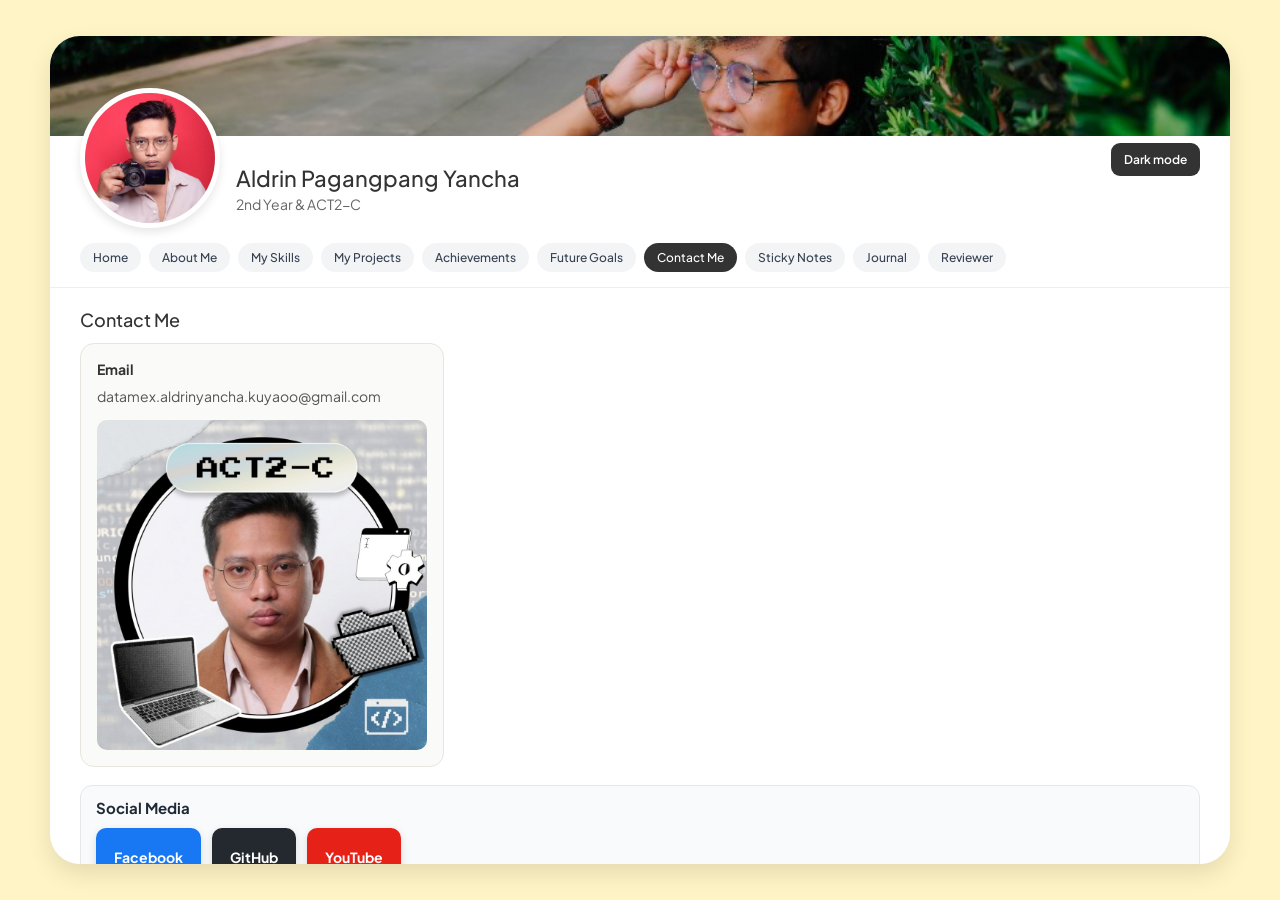
<file: index.html>
<!doctype html>

<html lang="en">
  <head>
    <meta charset="utf-8" />
    <meta
      content="width=device-width, initial-scale=1.0"
      name="viewport"
    />
    <title>PORTFOLIO</title>
    <link
      href="https://fonts.googleapis.com"
      rel="preconnect"
    />
    <link
      crossorigin=""
      href="https://fonts.gstatic.com"
      rel="preconnect"
    />
    <!-- Load the Plus Jakarta Sans font used by the portfolio. -->
    <link
      href="https://fonts.googleapis.com/css2?family=Plus+Jakarta+Sans:wght@300..800"
      rel="stylesheet"
    />

    <link
      href="style.css"
      rel="stylesheet"
    />
  </head>

  <body>
    <div class="my-box">
      <!-- PROFILE HEADER: cover image, profile photo, and profile name. -->
      <div class="header-container">
        <div
          class="cover-photo"
          id="coverPhoto"
          style="background-image: url(&quot;images/photo-01.jpg&quot;); background-size: cover"
        >
          <div
            class="cover-placeholder"
            id="coverPlaceholder"
            style="display: none"
          >
            <span>▧</span>Cover photo
          </div>
        </div>

        <div class="workspace-toolbar">
          <button
            aria-label="Switch to dark mode"
            aria-pressed="false"
            class="toolbar-button theme-toggle"
            id="themeToggle"
            onclick="toggleTheme()"
            type="button"
          >
            Dark mode
          </button>
        </div>

        <!-- Profile Picture -->
        <div class="profile-section">
          <div class="profile-container">
            <div class="profile-frame">
              <!-- Ito yung Blank Picture Kapag nawala yung mismong picture ko -->
              <svg
                aria-label="Blank profile picture placeholder"
                class="profile-placeholder"
                id="profilePlaceholder"
                style="display: none"
                viewBox="0 0 100 100"
              >
                <circle
                  cx="50"
                  cy="34"
                  fill="currentColor"
                  r="20"
                ></circle>

                <path
                  d="M13 92c2-23 17-36 37-36s35 13 37 36"
                  fill="currentColor"
                ></path>
              </svg>

              <img
                alt="Profile Picture"
                class="profile-pic"
                id="profileImage"
                src="images/photo-02.jpg"
                style="display: block"
              />
            </div>
          </div>

          <div class="profile-info">
            <h2 id="profileName">Aldrin Pagangpang Yancha</h2>
            <p id="profileTagline">2nd Year &amp; ACT2-C</p>
          </div>
        </div>

        <!-- NAVIGATION: buttons open the portfolio pages and built-in mini-apps. -->
        <div class="nav-menu">
          <button
            class="nav-btn"
            onclick="openTab(event, 'home')"
          >
            Home
          </button>
          <button
            class="nav-btn"
            onclick="openTab(event, 'about')"
          >
            About Me
          </button>
          <button
            class="nav-btn"
            onclick="openTab(event, 'skills')"
          >
            My Skills
          </button>
          <button
            class="nav-btn"
            onclick="openTab(event, 'projects')"
          >
            My Projects
          </button>
          <button
            class="nav-btn"
            onclick="openTab(event, 'achievements')"
          >
            Achievements
          </button>
          <button
            class="nav-btn"
            onclick="openTab(event, 'goals')"
          >
            Future Goals
          </button>
          <button
            class="nav-btn active"
            onclick="openTab(event, 'contact')"
          >
            Contact Me
          </button>
          <button
            class="nav-btn"
            id="navNotes"
            onclick="openTab(event, 'notes')"
          >
            Sticky Notes
          </button>
          <button
            class="nav-btn"
            id="navJournal"
            onclick="openTab(event, 'journal')"
          >
            Journal
          </button>
          <button
            class="nav-btn"
            id="navReviewer"
            onclick="openTab(event, 'reviewer')"
          >
            Reviewer
          </button>
        </div>
      </div>

      <!-- MAIN CONTENT: each tab has a separate preview container. -->
      <div
        class="scroll-container"
        id="scrollContainer"
      >
        <!-- HOME TAB -->
        <!-- HOME -->
        <div
          class="tab-content content-section"
          id="home"
        >
          <h3>Welcome to My Portfolio</h3>

          <div
            class="profile-details-grid grid-two-items"
            id="profilePreview-home"
          >
            <article class="profile-preview-card manual-grid-card grid-size-half has-photo">
              <div class="profile-preview-content">
                <h4>Introduction</h4>
                <p>"Welcome to my portfolio! I am an IT student with a strong passion for software programming, web development, and multimedia arts, dedicated to building engaging visual and digital experiences."</p>
              </div>
              <img
                alt="Photo related to Introduction"
                class="profile-card-image photo-shape-original"
                src="images/photo-03.jpg"
              />
            </article>

            <article class="profile-preview-card manual-grid-card grid-size-half has-photo">
              <div class="profile-preview-content">
                <h4>Personal Tagline</h4>
                <p>"Expressing Passion Through Code &amp; Creativity"</p>
              </div>
              <img
                alt="Photo related to Personal Tagline"
                class="profile-card-image photo-shape-original"
                src="images/photo-04.jpg"
              />
            </article>
          </div>
        </div>

        <!-- ABOUT ME TAB -->
        <!-- ABOUT ME -->
        <div
          class="tab-content content-section"
          id="about"
        >
          <h3>About Me</h3>
          <div
            class="profile-details-grid grid-three-plus"
            id="profilePreview-about"
          >
            <article class="profile-preview-card banner-card banner-photo-center has-photo">
              <div class="profile-preview-content">
                <h4>About me</h4>
                <p>I am Aldrin P. Yancha, 27 years old. I am an independent and introverted person who loves learning about technology and the arts. I enjoy exploring new knowledge in the fields of IT and digital media.</p>
              </div>

              <img
                alt="Photo related to About me"
                class="profile-card-image photo-shape-original"
                src="images/photo-05.jpg"
              />
            </article>

            <article class="profile-preview-card manual-grid-card grid-size-half has-photo">
              <div class="profile-preview-content">
                <h4>Course / Program</h4>
                <p>Bachelor of Science in Information Technology (BSIT)</p>
              </div>
              <img
                alt="Photo related to Course / Program"
                class="profile-card-image photo-shape-original"
                src="images/photo-06.jpg"
              />
            </article>

            <article class="profile-preview-card manual-grid-card grid-size-half has-photo">
              <div class="profile-preview-content">
                <h4>School</h4>
                <p>Datamex College of Saint Adeline - Fairview</p>
              </div>
              <img
                alt="Photo related to School"
                class="profile-card-image photo-shape-original"
                src="images/photo-07.jpg"
              />
            </article>

            <article class="profile-preview-card grid-auto-third has-photo">
              <div class="profile-preview-content">
                <h4>1. Hobby</h4>
                <p>Playing Minecraft</p>
              </div>
              <img
                alt="Photo related to 1. Hobby"
                class="profile-card-image photo-shape-original"
                src="images/photo-08.jpg"
              />
            </article>

            <article class="profile-preview-card grid-auto-third has-photo">
              <div class="profile-preview-content">
                <h4>2. Hobby</h4>
                <p>Playing Clash of Clans</p>
              </div>
              <img
                alt="Photo related to 2. Hobby"
                class="profile-card-image photo-shape-original"
                src="images/photo-09.jpg"
              />
            </article>

            <article class="profile-preview-card grid-auto-third has-photo">
              <div class="profile-preview-content">
                <h4>3. Hobby</h4>
                <p>Playing Guitar</p>
              </div>
              <img
                alt="Photo related to 3. Hobby"
                class="profile-card-image photo-shape-original"
                src="images/photo-10.jpg"
              />
            </article>

            <article class="profile-preview-card grid-auto-third has-photo">
              <div class="profile-preview-content">
                <h4>4. Hobby</h4>
                <p>Playing Piano</p>
              </div>
              <img
                alt="Photo related to 4. Hobby"
                class="profile-card-image photo-shape-original"
                src="images/photo-11.jpg"
              />
            </article>

            <article class="profile-preview-card grid-auto-third has-photo">
              <div class="profile-preview-content">
                <h4>5. Hobby</h4>
                <p>Sketching</p>
              </div>
              <img
                alt="Photo related to 5.  Hobby"
                class="profile-card-image photo-shape-original"
                src="images/photo-12.jpg"
              />
            </article>
            <article class="profile-preview-card grid-auto-third has-photo">
              <div class="profile-preview-content">
                <h4>6. Hobby</h4>
                <p>Reading the Bible</p>
              </div>
              <img
                alt="Photo related to 6. Hobby"
                class="profile-card-image photo-shape-original"
                src="images/photo-13.jpg"
              />
            </article>
            <article class="profile-preview-card grid-auto-third has-photo">
              <div class="profile-preview-content">
                <h4>1. Interest</h4>
                <p>Animation</p>
              </div>
              <img
                alt="Photo related to 1. Interest"
                class="profile-card-image photo-shape-original"
                src="images/photo-14.jpg"
              />
            </article>
            <article class="profile-preview-card grid-auto-third has-photo">
              <div class="profile-preview-content">
                <h4>2. Interest</h4>
                <p>Game Development</p>
              </div>
              <img
                alt="Photo related to 2. Interest"
                class="profile-card-image photo-shape-original"
                src="images/photo-15.jpg"
              />
            </article>
            <article class="profile-preview-card grid-auto-third has-photo">
              <div class="profile-preview-content">
                <h4>3. Interest</h4>
                <p>Web Development</p>
              </div>
              <img
                alt="Photo related to 3. Interest"
                class="profile-card-image photo-shape-original"
                src="images/photo-16.jpg"
              />
            </article>
            <article class="profile-preview-card grid-auto-third has-photo grid-last-half">
              <div class="profile-preview-content">
                <h4>4. Interest</h4>
                <p>Film Editing</p>
              </div>
              <img
                alt="Photo related to 4. Interest"
                class="profile-card-image photo-shape-original"
                src="images/photo-17.jpg"
              />
            </article>
            <article class="profile-preview-card grid-auto-third has-photo grid-last-half">
              <div class="profile-preview-content">
                <h4>5. Interest</h4>
                <p>Photo Editing (Adobe Photoshop)</p>
              </div>
              <img
                alt="Photo related to 5. Interest"
                class="profile-card-image photo-shape-original"
                src="images/photo-18.jpg"
              />
            </article>
            <article class="profile-preview-card manual-grid-card grid-size-half has-photo">
              <div class="profile-preview-content">
                <h4>6. Interest</h4>
                <p>Music Production</p>
              </div>
              <img
                alt="Photo related to 6. Interest"
                class="profile-card-image photo-shape-original"
                src="images/photo-19.jpg"
              />
            </article>
            <article class="profile-preview-card manual-grid-card grid-size-half has-photo">
              <div class="profile-preview-content">
                <h4>7. Interest</h4>
                <p>Graphic Designer</p>
              </div>
              <img
                alt="Photo related to 7. Interest"
                class="profile-card-image photo-shape-original"
                src="images/photo-20.jpg"
              />
            </article>
          </div>
        </div>
        <!-- SKILLS TAB -->
        <!-- SKILLS -->
        <div
          class="tab-content content-section"
          id="skills"
        >
          <h3>My Skills</h3>
          <div
            class="profile-details-grid grid-three-plus"
            id="profilePreview-skills"
          >
            <article class="profile-preview-card manual-grid-card grid-size-half has-photo">
              <div class="profile-preview-content">
                <h4>Video Editing</h4>
                <p>Proficient in editing high-quality videos, cinematic cuts, and engaging visual stories using Adobe Premiere Pro, CapCut, and Filmora.</p>
              </div>
              <img
                alt="Photo related to Video Editing"
                class="profile-card-image photo-shape-original"
                src="images/photo-17.jpg"
              />
            </article>
            <article class="profile-preview-card manual-grid-card grid-size-half has-photo">
              <div class="profile-preview-content">
                <h4>Programming</h4>
                <p>Skilled in desktop application development, database management, and building structured user interfaces using Visual Basic 6.0.</p>
              </div>
              <img
                alt="Photo related to Programming"
                class="profile-card-image photo-shape-original"
                src="images/photo-21.jpg"
              />
            </article>
            <article class="profile-preview-card grid-auto-third has-photo">
              <div class="profile-preview-content">
                <h4>Photo Editing</h4>
                <p>Experienced in photo manipulation, graphic design, and color grading using Adobe Photoshop, Snapseed, and Canva.</p>
              </div>
              <img
                alt="Photo related to Photo Editing"
                class="profile-card-image photo-shape-original"
                src="images/photo-22.jpg"
              />
            </article>
            <article class="profile-preview-card grid-auto-third has-photo">
              <div class="profile-preview-content">
                <h4>Web Development</h4>
                <p>Capable of designing responsive, dynamic, and interactive web layouts using HTML, CSS, and JavaScript.</p>
              </div>
              <img
                alt="Photo related to Web Development"
                class="profile-card-image photo-shape-original"
                src="images/photo-23.jpg"
              />
            </article>
            <article class="profile-preview-card grid-auto-third has-photo">
              <div class="profile-preview-content">
                <h4>Music Production</h4>
                <p>Skilled in audio mixing, beat making, and sound composition using FL Studio.</p>
              </div>
              <img
                alt="Photo related to Music Production"
                class="profile-card-image photo-shape-original"
                src="images/photo-19.jpg"
              />
            </article>
            <article class="profile-preview-card grid-auto-third has-photo">
              <div class="profile-preview-content">
                <h4>Photography</h4>
                <p>Experienced in capturing high-quality images, creative portraits, and aesthetic shots using DSLR and digital cameras.</p>
              </div>
              <img
                alt="Photo related to Photography"
                class="profile-card-image photo-shape-original"
                src="images/photo-24.jpg"
              />
            </article>
            <article class="profile-preview-card grid-auto-third has-photo">
              <div class="profile-preview-content">
                <h4>Videography</h4>
                <p>Skilled in filming smooth video footage, vlogs, and event coverage using handheld gimbals, mobile devices, and compact digital cameras.</p>
              </div>
              <img
                alt="Photo related to Videography"
                class="profile-card-image photo-shape-original"
                src="images/photo-25.jpg"
              />
            </article>
            <article class="profile-preview-card grid-auto-third has-photo">
              <div class="profile-preview-content">
                <h4>Programming</h4>
                <p>Proficient in foundational programming concepts, logic formulation, and algorithm design using C++.</p>
              </div>
              <img
                alt="Photo related to Programming"
                class="profile-card-image photo-shape-original"
                src="images/photo-26.jpg"
              />
            </article>
          </div>
        </div>
        <!-- PROJECTS TAB -->
        <!-- PROJECTS -->
        <div
          class="tab-content content-section"
          id="projects"
        >
          <h3>My Projects</h3>
          <div
            class="profile-details-grid grid-three-plus"
            id="profilePreview-projects"
          >
            <article class="project-card banner-card banner-photo-top has-photo">
              <div class="profile-preview-content">
                <h4>LifeNotes.exe</h4>
                <details>
                  <summary>Project details</summary>

                  <p>
                    LifeNotes is a comprehensive personal desktop productivity application developed
                    using Visual Basic 6.0 and stored locally on the desktop, featuring a Microsoft
                    Access database (aldrin.mdb) connected via OLEDB to efficiently manage and store
                    user data.
                  </p>
                  <p>
                    The application incorporates a robust security and navigation structure,
                    beginning with a secure login interface (frmlogin.frm) for user authentication,
                    an auxiliary privacy PIN lock module (frmpin.frm) to safeguard sensitive
                    personal entries, and a centralized main dashboard (frmmaindashboard.frm) that
                    serves as the primary hub for navigating through the system's various features.
                  </p>
                  <p>
                    Furthermore, it integrates dedicated core modules tailored for personal growth
                    and organization, including a notes manager (frmnotes.frm) for recording and
                    categorizing thoughts, a daily journaling section (frmjournal.frm) for
                    documenting daily life experiences and personal stories, and a spiritual
                    devotions module (frmdevotions.frm) dedicated to Bible verses, reflections, and
                    quiet time notes.
                  </p>
                  <p>
                    The system is rounded out by comprehensive settings and information pages
                    (frmsettings.frm and frmabout.frm) for application customization and developer
                    credits. Because the entire project is built on the legacy Visual Basic 6.0
                    framework, it natively operates within a 32-bit (x86) architecture environment,
                    which inherently explains why it requires x86-compatible database drivers and
                    ActiveX components to function smoothly compared to 64-bit systems.
                  </p>
                </details>
                <p><strong>Technologies: </strong>Visual Basic 6.0</p>
              </div>
              <img
                alt="Screenshot of LifeNotes.exe"
                class="project-img profile-card-image photo-shape-original"
                src="images/photo-27.jpg"
              />
            </article>
            <article class="project-card banner-card banner-photo-top has-photo">
              <div class="profile-preview-content">
                <h4>MindSpace.html</h4>
                <details>
                  <summary>Project details</summary>

                  <p>
                    MindSpace (v2.60 BETA) is a complete, standalone, and feature-rich web
                    application that serves as a personal workspace, reviewer, code notebook, and
                    study feed packaged into a single HTML file containing CSS, JavaScript, and
                    required libraries such as html2canvas and highlight.js.
                  </p>
                  <p>
                    It includes meta tags for mobile responsive design, viewport-fit=cover support
                    for modern screen notches, and color themes. It utilizes IndexedDB
                    (MindSpaceMediaDB) for large media files like profile pictures, banners, and
                    audio tracks to prevent localStorage limitations, along with mechanisms for GPU
                    acceleration and a performance mode.
                  </p>
                  <p>
                    It also supports Light Mode, Dark Mode (Monochrome), and a Liquid Glass Theme.
                  </p>
                  <p>
                    The application features a YouTube-style loading screen with a top loading bar
                    and loading animation, as well as a First-Time Tutorial and Spotlight system
                    using a floating guide card to guide new users.
                  </p>
                  <p>
                    In terms of UI, it highlights a customizable banner and profile picture with a
                    story ring for the Journal/My Day feature, alongside a side media toolbar for
                    switching images, exporting/importing data, and opening the source code.
                  </p>
                  <p>
                    Its tabs house a Study Feed for questions and reviewers, floating Sticky Notes
                    in yellow, blue, and green designs, and a Live Accuracy Score serving as a
                    scroll progress meter. It also includes a Code Notepad &amp; Line-by-Line
                    Memorize Trainer for code memorization with real-time validation, a Reviewer
                    Image Gallery with zoom and cropping tools, and a Bible Books / Chapter Reader
                    with a carousel view.
                  </p>
                  <p>
                    For recreation, it contains Break Time Games like Glow Snake, Pixel Tetris,
                    Memory Card Match, and Tic-Tac-Toe, alongside BSIT Games such as interactive
                    quizzes and word shuffle. It features a Recap Journal / My Day system with an
                    animated typing effect and the ability to capture PNG screenshots using
                    html2canvas, plus a Community Lounge feed for wellness quotes, likes, and liked
                    post history.
                  </p>
                  <p>
                    Lastly, it incorporates a Developer Console for performance metrics and error
                    logs, as well as a Full MindSpace Code Viewer that displays the complete source
                    code with syntax highlighting and line numbers.
                  </p>
                </details>
                <p><strong>Technologies: </strong>HTML, CSS and JavaScript</p>
              </div>
              <img
                alt="Screenshot of MindSpace.html"
                class="project-img profile-card-image photo-shape-original"
                src="images/photo-23.jpg"
              />
            </article>
            <article class="project-card banner-card banner-photo-top has-photo">
              <div class="profile-preview-content">
                <h4>FILM Production Equipment Tracker SYSTEM</h4>
                <details>
                  <summary>Project details</summary>

                  <p>
                    Film Production Equipment Tracker System is a Python-based CLI application
                    developed to manage and organize film equipment inventory.
                  </p>
                  <p>
                    It supports complete CRUD functionalities—allowing users to add, view, search,
                    update, and delete equipment records based on categories like Camera, Audio,
                    Lighting, and Props.
                  </p>
                  <p>
                    Designed for media workflows, it tracks item statuses and assigned crew members
                    to ensure seamless production operations.
                  </p>
                </details>
                <p><strong>Technologies: </strong>Python</p>
              </div>
              <img
                alt="Screenshot of FILM Production Equipment Tracker SYSTEM"
                class="project-img profile-card-image photo-shape-original"
                src="images/photo-28.jpg"
              />
            </article>
          </div>
        </div>
        <!-- ACHIEVEMENTS TAB -->
        <!-- ACHIEVEMENTS -->
        <div
          class="tab-content content-section"
          id="achievements"
        >
          <h3>Achievements</h3>
          <div
            class="profile-details-grid grid-three-plus"
            id="profilePreview-achievements"
          >
            <article class="profile-preview-card manual-grid-card grid-size-half has-photo">
              <div class="profile-preview-content">
                <h4>Integrative Programming – ORACLE [Prelim]</h4>
                <p>Achieved Rank 3 with a Final Grade of 99.33 during the First Semester (Prelim), Academic Year 2026–2027 at Datamex College of Saint Adeline – Fairview Branch.</p>
              </div>
              <img
                alt="Photo related to Integrative Programming – ORACLE [Prelim]"
                class="profile-card-image photo-shape-original"
                src="images/photo-29.jpg"
              />
            </article>
            <article class="profile-preview-card manual-grid-card grid-size-half has-photo">
              <div class="profile-preview-content">
                <h4>Fundamentals of Programming – C++</h4>
                <p>Achieved Rank 6 with a Midterm Grade of 97.6 during the First Semester (Midterm), Academic Year 2026–2027.</p>
              </div>
              <img
                alt="Photo related to Fundamentals of Programming – C++"
                class="profile-card-image photo-shape-original"
                src="images/photo-30.jpg"
              />
            </article>
            <article class="profile-preview-card manual-grid-card grid-size-half has-photo">
              <div class="profile-preview-content">
                <h4>Integrative Programming – ORACLE [Midterm]</h4>
                <p>Achieved Rank 9 with a Midterm Grade of 95.40 during the First Semester (Midterm), Academic Year 2026–2027.</p>
              </div>
              <img
                alt="Photo related to Integrative Programming – ORACLE [Midterm]"
                class="profile-card-image photo-shape-original"
                src="images/photo-30.jpg"
              />
            </article>
            <article class="profile-preview-card manual-grid-card grid-size-half has-photo">
              <div class="profile-preview-content">
                <h4>Fundamentals of Programming – C++</h4>
                <p>Achieved Rank 3 with a Midterm Grade of 99.68 during the First Semester (Prefinal), Academic Year 2026–2027.</p>
              </div>
              <img
                alt="Photo related to Fundamentals of Programming – C++"
                class="profile-card-image photo-shape-original"
                src="images/photo-31.jpg"
              />
            </article>
          </div>
        </div>
        <!-- FUTURE GOALS TAB -->
        <!-- FUTURE GOALS -->
        <div
          class="tab-content content-section"
          id="goals"
        >
          <h3>Future Goals</h3>
          <div
            class="profile-details-grid grid-three-plus"
            id="profilePreview-goals"
          >
            <article class="profile-preview-card grid-auto-third has-photo">
              <div class="profile-preview-content">
                <h4>Film Director &amp; Multimedia Artist</h4>
                <p>Combine tech and creativity to direct, edit, and produce impactful short films, visual stories, and dynamic commercial video content.</p>
              </div>
              <img
                alt="Photo related to Film Director &amp; Multimedia Artist"
                class="profile-card-image photo-shape-original"
                src="images/photo-32.jpg"
              />
            </article>
            <article class="profile-preview-card grid-auto-third has-photo">
              <div class="profile-preview-content">
                <h4>Full-Stack Web &amp; Application Developer</h4>
                <p>Master full-stack technologies to design interactive web workspaces, cloud-connected databases, and desktop applications.</p>
              </div>
              <img
                alt="Photo related to Full-Stack Web &amp; Application Developer"
                class="profile-card-image photo-shape-original"
                src="images/photo-33.jpg"
              />
            </article>
            <article class="profile-preview-card grid-auto-third has-photo">
              <div class="profile-preview-content">
                <h4>Earn a Second Degree in Multimedia Arts (BMMA)</h4>
                <p>Pursue a Bachelor of Multimedia Arts after graduating with BSIT to further bridge code, graphic design, animation, and filmmaking.</p>
              </div>
              <img
                alt="Photo related to Earn a Second Degree in Multimedia Arts (BMMA)"
                class="profile-card-image photo-shape-original"
                src="images/photo-34.jpg"
              />
            </article>
          </div>
        </div>
        <!-- CONTACT TAB -->
        <!-- CONTACT -->
        <div
          class="tab-content content-section active"
          id="contact"
        >
          <h3>Contact Me</h3>
          <div
            class="profile-details-grid grid-one-item contact-layout"
            id="profilePreview-contact"
          >
            <article class="profile-preview-card manual-grid-card grid-size-square has-photo">
              <div class="profile-preview-content">
                <h4>Email</h4>
                <p>datamex.aldrinyancha.kuyaoo@gmail.com</p>
              </div>
              <img
                alt="Photo related to Email"
                class="profile-card-image photo-shape-original"
                src="images/photo-35.jpg"
              />
            </article>
          </div>
          <div class="info-card">
            <h4>Social Media</h4>
            <a
              class="social-link"
              href="https://www.facebook.com/why.yancha"
              rel="noopener noreferrer"
              target="_blank"
              >Facebook</a
            >
            <a
              class="social-link"
              href="https://github.com/aldrinyanchakuyaoo1-lgtm"
              rel="noopener noreferrer"
              target="_blank"
              >GitHub</a
            >
            <a
              class="social-link"
              href="https://www.youtube.com/@yanchaoo"
              rel="noopener noreferrer"
              target="_blank"
              >YouTube</a
            >
          </div>
        </div>
        <!-- STICKY NOTES MINI-APP -->
        <!-- STICKY NOTES -->
        <div
          class="tab-content content-section"
          id="notes"
        >
          <h3>Sticky Notes</h3>
          <p>Write a reminder or idea here.</p>
          <div class="app-form">
            <input
              id="noteInput"
              placeholder="Example: Finish the assignment"
              type="text"
            /><button
              class="app-button"
              onclick="addNote()"
            >
              Add Note
            </button>
          </div>
          <div id="notesList">
            <div class="simple-card">
              <p>Bali sa Monday na ito ipapasa po!</p>
              <button class="small-button">Delete</button>
            </div>
          </div>
          <div class="experience-cta">
            <p>Want more productivity tools?</p>
            <button
              aria-label="Open more experience project page"
              class="experience-cta-button"
              onclick="openPersonalProject()"
              type="button"
            >
              View MindSpace
            </button>
          </div>
        </div>
        <!-- JOURNAL MINI-APP -->
        <!-- JOURNAL -->
        <div
          class="tab-content content-section"
          id="journal"
        >
          <h3>Personal Journal / Diary</h3>
          <p>Write about a story or experience from your day.</p>
          <div class="app-form">
            <input
              id="diaryTitle"
              placeholder="Entry title"
              type="text"
            /><textarea
              id="diaryText"
              placeholder="What would you like to write?"
            ></textarea
            ><button
              class="app-button"
              onclick="addDiaryEntry()"
            >
              Save Entry
            </button>
          </div>
          <div id="diaryList">
            <div class="simple-card">
              <h4>Financial Problem</h4>
              <p>Puro kasi kain ginagawa ko so ayun financial problem na nga.</p>
              <button class="small-button">Delete</button>
            </div>
          </div>
          <div class="experience-cta">
            <p>Want more productivity tools?</p>
            <button
              aria-label="Open more experience project page"
              class="experience-cta-button"
              onclick="openPersonalProject()"
              type="button"
            >
              View MindSpace
            </button>
          </div>
        </div>
        <!-- FLASHCARD REVIEWER MINI-APP -->
        <!-- REVIEWER -->
        <div
          class="tab-content content-section"
          id="reviewer"
        >
          <h3>Interactive Reviewer</h3>
          <p>Create simple flashcards to help you study.</p>
          <div class="app-form">
            <input
              id="questionInput"
              placeholder="Question or topic"
              type="text"
            /><textarea
              id="answerInput"
              placeholder="Answer"
            ></textarea
            ><button
              class="app-button"
              onclick="addFlashcard()"
            >
              Add Flashcard
            </button>
          </div>
          <div class="simple-card">
            <h4 id="cardQuestion">One plus one?</h4>
            <div
              class="answer-box"
              id="cardAnswer"
              style="display: none"
            >
              Two
            </div>
            <p id="cardNumber">1 / 3</p>
            <button
              class="small-button"
              onclick="showAnswer()"
            >
              Show Answer</button
            ><button
              class="small-button"
              onclick="previousCard()"
            >
              Previous</button
            ><button
              class="small-button"
              onclick="nextCard()"
            >
              Next</button
            ><button
              class="small-button danger-button"
              onclick="deleteCurrentFlashcard()"
            >
              Delete Current
            </button>
          </div>
          <h3>Flashcards</h3>
          <div id="flashcardList">
            <div class="simple-card"><p>1. One plus one?</p></div>
            <div class="simple-card"><p>2. x + x ?</p></div>
            <div class="simple-card"><p>3. Sinong cute?</p></div>
          </div>
          <div class="experience-cta">
            <p>Want more productivity tools?</p>
            <button
              aria-label="Open more experience project page"
              class="experience-cta-button"
              onclick="openPersonalProject()"
              type="button"
            >
              View MindSpace
            </button>
          </div>
        </div>
      </div>
    </div>
    <script src="script.js"></script>
  </body>
</html>
</file>
<file: style.css>
/* BASE PAGE LAYOUT */
body {
  background-color: #fff4c5;
  display: flex;
  justify-content: center;
  align-items: center;
  min-height: 100vh;
  margin: 0;
  font-family: "Plus Jakarta Sans", sans-serif, system-ui;
}
h1,
h2,
h3 {
  font-family: "Plus Jakarta Sans", sans-serif;
  font-weight: 500;
}
.my-box {
  width: min(1180px, 96vw);
  max-width: 96%;
  height: 92vh;
  min-height: 700px;
  background-color: white;
  border-radius: 30px;
  overflow: hidden;
  box-shadow: 0 10px 25px #0000001a;
  margin: 20px auto;
  display: flex;
  flex-direction: column;
}
/* PROFILE HEADER AND NAVIGATION */
.header-container {
  display: flex;
  flex-direction: column;
  flex-shrink: 0;
}
.cover-photo {
  order: 0;
  width: 100%;
  height: 100px;
  position: relative;
  overflow: hidden;
  background: linear-gradient(120deg, #d8cba5, #eee4c8, #a7ad94);
  display: flex;
  align-items: center;
  justify-content: center;
}
.cover-placeholder {
  color: #ffffffd9;
  text-align: center;
  font-size: 13px;
  font-weight: 600;
  text-shadow: 0 1px 5px #3335;
}
.cover-placeholder span {
  display: block;
  font-size: 27px;
  margin-bottom: 3px;
}
.profile-section {
  order: 2;
  display: flex;
  align-items: flex-end;
  gap: 16px;
  margin-top: -95px;
  padding: 0 30px 15px;
  position: relative;
}
.profile-container {
  flex: 0 0 140px;
  margin: 0;
  position: relative;
  width: 140px;
  z-index: 2;
}
.profile-frame {
  width: 130px;
  height: 130px;
  border: 5px solid white;
  border-radius: 50%;
  overflow: hidden;
  background: #ece9df;
  box-shadow: 0 4px 10px #0000001a;
  display: flex;
  align-items: center;
  justify-content: center;
}
.profile-placeholder {
  width: 72px;
  height: 72px;
  color: #aaa697;
}
.profile-pic {
  width: 100%;
  height: 100%;
  object-fit: cover;
  display: none;
}
.profile-info {
  min-width: 0;
  margin: 0 0 15px;
}
.profile-info h2 {
  margin: 0 0 3px;
  font-size: 22px;
  color: #333;
}
.profile-info p {
  margin: 0;
  font-size: 14px;
  color: #666;
}

.workspace-toolbar {
  order: 1;
  display: flex;
  justify-content: flex-end;
  align-items: center;
  box-sizing: border-box;
  min-height: 46px;
  margin-top: 0;
  padding: 7px 30px;
  position: relative;
  z-index: 6;
}
.toolbar-button {
  border: 0;
  border-radius: 9px;
  background: #333;
  color: white;
  padding: 9px 13px;
  cursor: pointer;
  font:
    600 12px "Plus Jakarta Sans",
    sans-serif;
}

.nav-menu {
  order: 3;
  display: flex;
  flex-wrap: wrap;
  gap: 8px;
  padding: 0 30px 15px;
  border-bottom: 1px solid #eee;
}
.nav-btn {
  background: #f3f4f6;
  color: #374151;
  padding: 7px 13px;
  border-radius: 20px;
  font-size: 12px;
  font-weight: 500;
  border: none;
  cursor: pointer;
  font-family: "Plus Jakarta Sans", sans-serif;
}
.nav-btn:hover,
.nav-btn.active {
  background: #333;
  color: white;
}
/* TAB CONTENT AND MINI-APP COMPONENTS */
.scroll-container {
  flex-grow: 1;
  overflow-y: auto;
  overflow-anchor: none;
  overscroll-behavior: contain;
  padding: 20px 30px 30px;
}
.tab-content {
  display: none;
  text-align: left;
}
.tab-content.active {
  display: block;
}
.content-section h3 {
  font-size: 18px;
  color: #333;
  margin: 0 0 8px;
}
.content-section p,
.content-section ul {
  font-size: 14px;
  color: #555;
  line-height: 1.5;
}
.content-section ul {
  padding-left: 20px;
  margin-top: 5px;
}
.project-card,
.simple-card {
  background: #f9fafb;
  padding: 15px;
  border-radius: 12px;
  margin-bottom: 12px;
  border: 1px solid #e5e7eb;
}
.project-card h4,
.simple-card h4 {
  margin: 0 0 5px;
  color: #1f2937;
  font-size: 15px;
}
.project-card p {
  margin: 5px 0;
  white-space: pre-wrap;
  overflow-wrap: anywhere;
  line-height: 1.65;
}
/* Keep long project details compact until the visitor opens them. */
.project-card details {
  margin: 7px 0;
}
.project-card summary {
  color: #555;
  cursor: pointer;
  font-size: 14px;
  line-height: 1.5;
}
.project-card details p {
  margin-top: 8px;
}
body.dark-mode .project-card summary {
  color: #cbd5e1;
}
.app-form {
  margin: 12px 0 18px;
}
.app-form input,
.app-form textarea {
  display: block;
  width: 100%;
  box-sizing: border-box;
  margin: 8px 0;
  padding: 10px;
  border: 1px solid #ddd;
  border-radius: 8px;
  font: inherit;
}
.app-form textarea {
  min-height: 75px;
  resize: vertical;
}
.app-button,
.small-button {
  border: 0;
  border-radius: 8px;
  padding: 9px 13px;
  background: #333;
  color: white;
  cursor: pointer;
  font: inherit;
  font-size: 12px;
}
.small-button {
  background: #e5e7eb;
  color: #333;
  padding: 6px 10px;
  margin: 4px 4px 0 0;
}
.answer-box {
  background: #fff4c5;
  padding: 12px;
  border-radius: 8px;
  margin-top: 8px;
}

/* MOBILE LAYOUT */
@media (max-width: 600px) {
  body {
    align-items: flex-start;
  }
  .my-box {
    width: 100%;
    max-width: 100%;
    height: 100vh;
    min-height: 100vh;
    margin: 0;
    border-radius: 0;
  }
  .cover-photo {
    height: 78px;
  }
  .profile-section {
    order: 2;
    flex-direction: column;
    align-items: flex-start;
    gap: 8px;
    margin-top: -87px;
    padding-left: 18px;
    padding-right: 18px;
  }
  .profile-container {
    flex-basis: 108px;
    width: 108px;
  }
  .profile-frame {
    width: 100px;
    height: 100px;
    border-width: 4px;
  }
  .profile-placeholder {
    width: 58px;
    height: 58px;
  }
  .profile-info h2 {
    font-size: 18px;
  }
  .profile-info p {
    font-size: 12px;
  }
  .nav-menu {
    padding-left: 14px;
    padding-right: 14px;
    gap: 10px;
    row-gap: 10px;
  }
  .nav-btn {
    min-height: 36px;
    padding: 8px 12px;
  }
  .scroll-container {
    padding: 18px;
  }
  .workspace-toolbar {
    order: 1;
    padding-left: 18px;
    padding-right: 18px;
  }
}

/* Profile information cards, project images, and contact links */
.info-card {
  background: #f9fafb;
  padding: 12px 15px;
  border-radius: 12px;
  margin-bottom: 10px;
  border: 1px solid #e5e7eb;
}
.info-card h4 {
  margin: 0 0 4px;
  color: #1f2937;
  font-size: 15px;
}
.info-card p {
  margin: 3px 0;
}
.info-card ul {
  margin: 3px 0;
}
.project-img {
  display: block;
  width: auto;
  max-width: 100%;
  height: auto;
  max-height: 300px;
  object-fit: contain;
  object-position: center;
  border-radius: 8px;
  border: 1px solid #e5e7eb;
  margin: 0 auto 8px;
}
.social-link {
  display: inline-flex;
  align-items: center;
  justify-content: center;
  min-height: 40px;
  background: #1877f2;
  color: #fff !important;
  text-decoration: none;
  padding: 9px 18px;
  border-radius: 10px;
  font-size: 14px;
  font-weight: 700;
  margin: 7px 8px 2px 0;
  box-shadow: 0 3px 8px #0002;
  transition:
    transform 0.15s,
    filter 0.15s;
}
.social-link:hover {
  filter: brightness(0.88);
  transform: translateY(-1px);
}
.social-link[href*="github"] {
  background: #24292f;
}
.social-link[href*="youtube"] {
  background: #e62117;
}
.info-card a:not(.social-link) {
  color: #333;
  font-weight: 600;
}
.project-card:hover {
  border-color: #a7ad94;
}

.profile-details-grid {
  display: grid;
  grid-template-columns: repeat(3, minmax(0, 1fr));
  gap: 14px;
  margin-top: 12px;
}
.profile-details-grid.grid-one-item,
.profile-details-grid.grid-two-items,
.profile-details-grid.grid-three-plus {
  grid-template-columns: repeat(6, minmax(0, 1fr));
}
.profile-details-grid.grid-two-items {
  width: 100%;
  box-sizing: border-box;
  grid-auto-flow: row;
  align-items: stretch;
  justify-items: stretch;
  gap: 10px;
}
.profile-details-grid.grid-two-items > .profile-preview-card,
.profile-details-grid.grid-two-items > .project-card {
  width: 100%;
  min-width: 0;
  box-sizing: border-box;
}
.profile-details-grid.grid-two-items > .grid-auto-half {
  grid-column: span 3;
}
.profile-details-grid.grid-three-plus > .grid-auto-third,
.profile-details-grid.grid-three-plus > .grid-size-square {
  grid-column: span 2;
}
.profile-details-grid.grid-three-plus > .grid-size-half,
.profile-details-grid.grid-three-plus > .grid-last-half {
  grid-column: span 3;
}
.profile-details-grid.grid-one-item > .grid-size-square {
  grid-column: span 2;
}
.profile-details-grid.grid-one-item > .grid-auto-half,
.profile-details-grid.grid-one-item > .grid-size-half {
  grid-column: span 3;
}
.profile-details-grid.grid-two-items > .grid-size-square {
  grid-column: span 2;
}
.profile-details-grid.grid-two-items > .grid-size-half {
  grid-column: span 3;
}
.profile-details-grid.grid-three-plus > .grid-last-full,
.profile-details-grid.grid-three-plus > .banner-card:not(.grid-last-half) {
  grid-column: 1 / -1;
}
.profile-preview-card {
  background: #fafaf8;
  border: 1px solid #e7e5de;
  border-radius: 14px;
  padding: 16px;
  min-width: 0;
}
.profile-preview-card h4 {
  color: #34332f;
  font-size: 14px;
  margin: 0 0 7px;
}
.profile-preview-card p {
  margin: 0;
  overflow-wrap: anywhere;
  white-space: pre-wrap;
  line-height: 1.65;
}
.profile-preview-card img {
  display: block;
  width: auto;
  max-width: 100%;
  height: auto;
  max-height: 300px;
  object-fit: contain;
  object-position: center;
  background: #f4f2ed;
  border-radius: 10px;
  margin: 12px auto 0;
}
.profile-card-image.photo-shape-square {
  width: min(100%, 360px);
  max-height: 360px;
  aspect-ratio: 1 / 1;
}
.profile-card-image.photo-shape-landscape {
  width: 100%;
  max-height: 360px;
  aspect-ratio: 3 / 2;
}
.profile-card-image.photo-shape-portrait {
  width: auto;
  max-width: 100%;
  max-height: 360px;
  aspect-ratio: 2 / 3;
}
.profile-card-image.photo-shape-original {
  width: auto;
  max-width: 100%;
  max-height: 360px;
}
.banner-card {
  grid-column: 1 / -1;
  display: grid;
  grid-template-columns: minmax(0, 1.35fr) minmax(300px, 0.9fr);
  align-items: center;
  gap: 28px;
  padding: 24px;
  background: linear-gradient(125deg, #faf8ef, #f1eee4);
  border-color: #ded7c7;
}
.banner-card:not(.has-photo) {
  grid-template-columns: minmax(0, 1fr);
}
.banner-card .profile-preview-content {
  min-width: 0;
}
.banner-card.has-photo .profile-preview-content {
  min-height: 220px;
  display: flex;
  flex-direction: column;
  justify-content: center;
}
.banner-card > .profile-card-image {
  max-width: 100%;
  max-height: 220px;
  margin: 0;
  justify-self: center;
}
.banner-card > .profile-card-image.photo-shape-square {
  width: min(100%, 380px);
  max-height: 220px;
}
.banner-card > .profile-card-image.photo-shape-landscape {
  width: 100%;
}
.banner-card > .profile-card-image.photo-shape-portrait {
  width: auto;
  max-width: 100%;
  max-height: 220px;
}
.banner-photo-top > .profile-card-image {
  align-self: start;
  object-position: center top;
}
.banner-photo-center > .profile-card-image {
  align-self: center;
  object-position: center center;
}
.banner-photo-bottom > .profile-card-image {
  align-self: end;
  object-position: center bottom;
}
.profile-preview-hint {
  color: #716e65 !important;
  font-size: 13px !important;
}
.project-actions {
  margin: 16px 0 6px;
  padding: 14px;
  background: #faf8ef;
  border: 1px solid #e7e2d2;
  border-radius: 12px;
}
.project-actions p {
  margin: 8px 0 0;
  color: #69675f;
  font-size: 12px;
}
.experience-cta {
  display: flex;
  flex-wrap: wrap;
  align-items: center;
  justify-content: space-between;
  gap: 12px;
  margin: 22px 0 6px;
  padding: 16px 18px;
  background: #faf8ef;
  border: 1px solid #e7e2d2;
  border-radius: 12px;
}
.experience-cta p {
  margin: 0;
  color: #34332f;
  font-size: 14px;
  font-weight: 700;
}
.experience-cta-button {
  border: 0;
  border-radius: 9px;
  padding: 10px 16px;
  background: #333;
  color: #fff;
  cursor: pointer;
  font:
    600 13px "Plus Jakarta Sans",
    sans-serif;
}
.experience-cta-button:hover {
  background: #555;
}
@media (max-width: 600px) {
  .profile-details-grid,
  .profile-details-grid.grid-two-items,
  .profile-details-grid.grid-three-plus {
    grid-template-columns: minmax(0, 1fr);
  }
  .profile-details-grid > * {
    grid-column: 1 / -1 !important;
  }
  .banner-card,
  .banner-card:not(.has-photo) {
    grid-template-columns: minmax(0, 1fr);
    gap: 14px;
    padding: 18px;
  }
  .banner-card > .profile-card-image {
    grid-column: 1;
  }
  .banner-photo-top > .profile-preview-content {
    grid-row: 2;
  }
  .banner-photo-top > .profile-card-image {
    grid-row: 1;
  }
  .banner-photo-bottom > .profile-card-image {
    grid-row: 2;
  }
}
@media (max-width: 600px) {
  .banner-card.has-photo .profile-preview-content {
    min-height: 0;
    display: block;
  }
  .banner-card > .profile-card-image {
    max-height: 220px;
  }
}

/* DARK MODE */
.theme-toggle {
  white-space: nowrap;
}
body.dark-mode {
  background: #111827;
  color: #e5e7eb;
  color-scheme: dark;
}
body.dark-mode .my-box {
  background: #1f2937;
  box-shadow: 0 10px 30px #0006;
}
body.dark-mode .profile-info h2,
body.dark-mode .content-section h3 {
  color: #f3f4f6;
}
body.dark-mode .profile-info p,
body.dark-mode .content-section p,
body.dark-mode .content-section ul {
  color: #cbd5e1;
}
body.dark-mode .nav-menu {
  border-bottom-color: #374151;
}
body.dark-mode .nav-btn {
  background: #374151;
  color: #e5e7eb;
}
body.dark-mode .nav-btn:hover,
body.dark-mode .nav-btn.active,
body.dark-mode .app-button {
  background: #e5e7eb;
  color: #111827;
}
body.dark-mode .app-button:hover {
  background: #cbd5e1;
}
body.dark-mode .project-card,
body.dark-mode .simple-card,
body.dark-mode .info-card {
  background: #273449;
  border-color: #475569;
}
body.dark-mode .project-card h4,
body.dark-mode .simple-card h4,
body.dark-mode .info-card h4 {
  color: #f3f4f6;
}
body.dark-mode .profile-preview-card {
  background: #273449;
  border-color: #475569;
}
body.dark-mode .banner-card {
  background: linear-gradient(125deg, #273449, #1f2937);
  border-color: #475569;
}
body.dark-mode .profile-preview-card h4 {
  color: #f3f4f6;
}
body.dark-mode .profile-preview-card p,
body.dark-mode .profile-preview-hint {
  color: #cbd5e1 !important;
}
body.dark-mode .project-actions {
  background: #273449;
  border-color: #475569;
}
body.dark-mode .project-actions p {
  color: #cbd5e1;
}
body.dark-mode .experience-cta {
  background: #273449;
  border-color: #475569;
}
body.dark-mode .experience-cta p {
  color: #f3f4f6;
}
body.dark-mode .experience-cta-button {
  background: #e5e7eb;
  color: #111827;
}
body.dark-mode .app-form input,
body.dark-mode .app-form textarea {
  background: #111827;
  border-color: #4b5563;
  color: #f3f4f6;
}
body.dark-mode input::placeholder,
body.dark-mode textarea::placeholder {
  color: #9ca3af;
}
body.dark-mode .small-button {
  background: #374151;
  color: #f3f4f6;
}
body.dark-mode .answer-box {
  background: #374151;
  color: #f3f4f6;
}
body.dark-mode .info-card a:not(.social-link) {
  color: #e5e7eb;
}
body.dark-mode .profile-frame {
  border-color: #1f2937;
}
body.dark-mode .cover-placeholder {
  color: #fff;
}

/* COLLAPSING HEADER WHILE SCROLLING */
.cover-photo {
  transition:
    height 0.32s ease,
    opacity 0.28s ease;
}
.profile-section,
.profile-container,
.profile-frame,
.profile-info,
.profile-info h2,
.profile-info p,
.nav-menu {
  transition: all 0.32s ease;
}
.header-container.compact .cover-photo {
  height: 0;
  opacity: 0;
  pointer-events: none;
}
.header-container.compact .profile-section {
  order: 1;
  display: flex;
  flex-direction: row;
  align-items: center;
  gap: 12px;
  min-height: 64px;
  margin-top: 0;
  box-sizing: border-box;
  padding: 7px 30px;
}
.header-container.compact .profile-container {
  flex: 0 0 52px;
  width: 52px;
  margin: 0;
}
.header-container.compact {
  position: relative;
}
.header-container.compact .profile-section {
  min-height: 86px;
  padding: 14px 205px 14px 30px;
}
.header-container.compact .workspace-toolbar {
  order: 2;
  position: absolute;
  top: 20px;
  right: 30px;
  min-height: 46px;
  margin-top: 0;
  padding: 7px 0;
}
.header-container.compact .profile-frame {
  width: 48px;
  height: 48px;
  border-width: 2px;
}
.header-container.compact .profile-placeholder {
  width: 30px;
  height: 30px;
}
.header-container.compact .profile-info {
  min-width: 0;
  margin: 0;
  overflow: hidden;
}
.header-container.compact .profile-info h2 {
  overflow: hidden;
  margin: 0 0 2px;
  font-size: 16px;
  white-space: nowrap;
  text-overflow: ellipsis;
}
.header-container.compact .profile-info p {
  overflow: hidden;
  font-size: 12px;
  white-space: nowrap;
  text-overflow: ellipsis;
}
.header-container.compact .nav-menu {
  padding-top: 8px;
  padding-bottom: 8px;
}
@media (max-width: 600px) {
  .header-container.compact .profile-section {
    gap: 8px;
    min-height: 76px;
    padding: 12px 184px 12px 18px;
  }
  .header-container.compact .profile-container {
    flex-basis: 46px;
    width: 46px;
    margin-right: 8px;
  }
  .header-container.compact .profile-frame {
    width: 42px;
    height: 42px;
  }
  .header-container.compact .profile-info h2 {
    font-size: 14px;
  }
  .header-container.compact .profile-info p {
    font-size: 11px;
  }
  .header-container.compact .workspace-toolbar {
    top: 15px;
    right: 18px;
    padding: 7px 0;
  }
  .header-container.compact .toolbar-button {
    padding: 7px 8px;
    font-size: 10px;
  }
}
@media (max-width: 360px) {
  .header-container.compact .profile-section {
    padding-right: 18px;
  }
  .header-container.compact .workspace-toolbar {
    position: relative;
    top: auto;
    right: auto;
    justify-content: flex-end;
    min-height: 42px;
    padding: 0 18px 8px;
  }
}
@media (prefers-reduced-motion: reduce) {
  .cover-photo,
  .profile-section,
  .profile-container,
  .profile-frame,
  .profile-info,
  .profile-info h2,
  .profile-info p,
  .nav-menu,
  .workspace-toolbar,
  .toolbar-button {
    transition: none;
  }
}

/* Keep Email and Social Media together in the Contact tab. */
.contact-layout {
  align-items: stretch;
}
.contact-layout .info-card {
  margin-bottom: 0;
}
.danger-button {
  background: #fee2e2;
  color: #991b1b;
}
.danger-button:hover {
  background: #fecaca;
}
body.dark-mode .danger-button {
  background: #4b2d35;
  color: #fecaca;
}
body.dark-mode .danger-button:hover {
  background: #633640;
}
/* Add breathing room between the Email card and Social Media card. */
.contact-layout + .info-card {
  margin-top: 18px;
}

.project-card details > summary {
  cursor: pointer;
  font-weight: 600;
}
.project-card details > summary::after {
  content: " (Read more)";
  font-weight: 500;
}
.project-card details[open] > summary::after {
  content: " (Read less)";
}

/* Let expanded project descriptions wrap naturally. */
.project-card details p {
  white-space: normal;
}

/* Used briefly by script.js to measure the header without animating it. */
.header-container.no-transition,
.header-container.no-transition * {
  transition: none !important;
}
</file>
